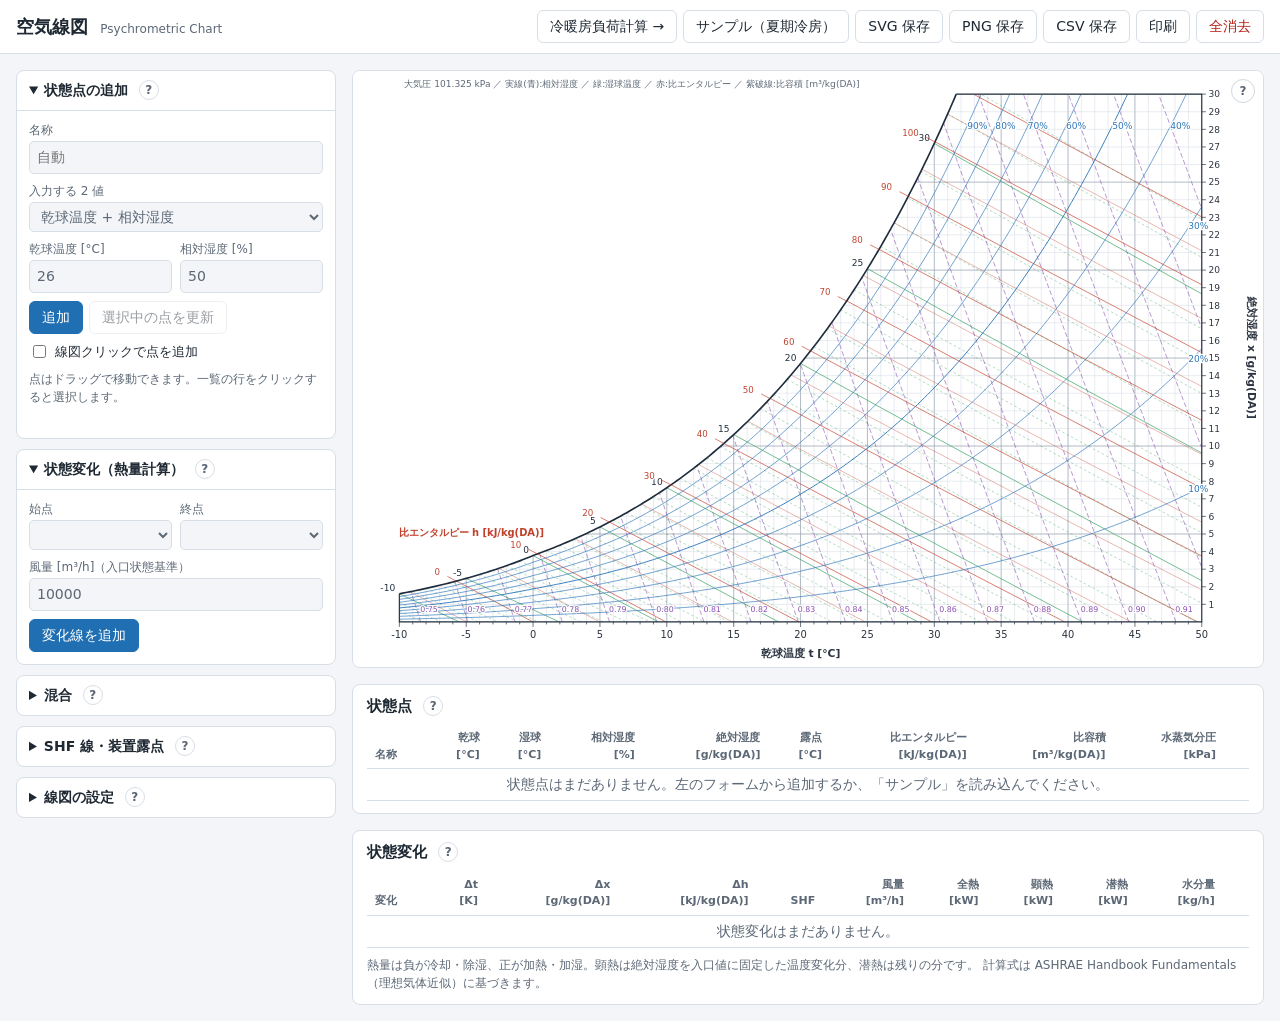
<file: index.html>
<!doctype html>
<html lang="ja">
<head>
  <meta charset="utf-8">
  <meta name="viewport" content="width=device-width, initial-scale=1">
  <title>空気線図</title>
  <link rel="stylesheet" href="css/style.css">
</head>
<body>
  <header class="app-header">
    <h1>空気線図 <span>Psychrometric Chart</span></h1>
    <div class="toolbar">
      <a class="app-link" href="load/">冷暖房負荷計算 →</a>
      <button type="button" id="btn-sample">サンプル（夏期冷房）</button>
      <button type="button" id="btn-svg">SVG 保存</button>
      <button type="button" id="btn-png">PNG 保存</button>
      <button type="button" id="btn-csv">CSV 保存</button>
      <button type="button" id="btn-print">印刷</button>
      <button type="button" id="btn-clear" class="danger">全消去</button>
    </div>
  </header>

  <div class="layout">
    <aside class="sidebar">
      <details open>
        <summary>状態点の追加 <button type="button" class="help-btn" data-help="point" aria-label="説明">?</button></summary>
        <form id="form-point" class="form">
          <label>名称 <input id="pt-name" type="text" maxlength="12" placeholder="自動"></label>
          <label>入力する 2 値
            <select id="pt-mode">
              <option value="db-rh">乾球温度 + 相対湿度</option>
              <option value="db-wb">乾球温度 + 湿球温度</option>
              <option value="db-x">乾球温度 + 絶対湿度</option>
              <option value="db-dp">乾球温度 + 露点温度</option>
              <option value="db-h">乾球温度 + 比エンタルピー</option>
              <option value="wb-rh">湿球温度 + 相対湿度</option>
              <option value="h-rh">比エンタルピー + 相対湿度</option>
              <option value="h-x">比エンタルピー + 絶対湿度</option>
            </select>
          </label>
          <div class="row2">
            <label><span id="pt-a-label">乾球温度 [°C]</span> <input id="pt-a" type="number" step="any" value="26" required></label>
            <label><span id="pt-b-label">相対湿度 [%]</span> <input id="pt-b" type="number" step="any" value="50" required></label>
          </div>
          <div class="btns">
            <button type="submit" class="primary">追加</button>
            <button type="button" id="pt-update" disabled>選択中の点を更新</button>
          </div>
          <label class="check"><input type="checkbox" id="click-add"> 線図クリックで点を追加</label>
          <p class="hint">点はドラッグで移動できます。一覧の行をクリックすると選択します。</p>
          <p id="pt-error" class="error" role="alert"></p>
        </form>
      </details>

      <details open>
        <summary>状態変化（熱量計算） <button type="button" class="help-btn" data-help="proc" aria-label="説明">?</button></summary>
        <form id="form-proc" class="form">
          <div class="row2">
            <label>始点 <select id="pr-from"></select></label>
            <label>終点 <select id="pr-to"></select></label>
          </div>
          <label>風量 [m³/h]（入口状態基準） <input id="pr-flow" type="number" min="0" step="any" value="10000"></label>
          <div class="btns"><button type="submit" class="primary">変化線を追加</button></div>
        </form>
      </details>

      <details>
        <summary>混合 <button type="button" class="help-btn" data-help="mix" aria-label="説明">?</button></summary>
        <form id="form-mix" class="form">
          <div class="row2">
            <label>空気 1 <select id="mx-a"></select></label>
            <label>風量 [m³/h] <input id="mx-qa" type="number" min="0" step="any" value="3000"></label>
          </div>
          <div class="row2">
            <label>空気 2 <select id="mx-b"></select></label>
            <label>風量 [m³/h] <input id="mx-qb" type="number" min="0" step="any" value="7000"></label>
          </div>
          <label>混合点の名称 <input id="mx-name" type="text" maxlength="12" placeholder="MA"></label>
          <div class="btns"><button type="submit" class="primary">混合点を追加</button></div>
        </form>
      </details>

      <details>
        <summary>SHF 線・装置露点 <button type="button" class="help-btn" data-help="shf" aria-label="説明">?</button></summary>
        <form id="form-shf" class="form">
          <div class="row2">
            <label>基準点 <select id="shf-pt"></select></label>
            <label>SHF <input id="shf-val" type="number" min="0.3" max="1" step="0.01" value="0.80"></label>
          </div>
          <div class="btns"><button type="submit" class="primary">SHF 線を追加</button></div>
          <ul id="shf-list" class="chips"></ul>
        </form>
      </details>

      <details>
        <summary>線図の設定 <button type="button" class="help-btn" data-help="settings" aria-label="説明">?</button></summary>
        <form id="form-settings" class="form" onsubmit="return false">
          <div class="row2">
            <label>標高 [m] <input id="set-alt" type="number" step="any" value="0"></label>
            <label>大気圧 [kPa] <input id="set-p" type="number" step="any" value="101.325"></label>
          </div>
          <div class="row3">
            <label>温度 下限 <input id="set-tmin" type="number" step="1" value="-10"></label>
            <label>温度 上限 <input id="set-tmax" type="number" step="1" value="50"></label>
            <label>x 上限 [g/kg] <input id="set-xmax" type="number" step="1" value="30"></label>
          </div>
          <fieldset class="layers">
            <legend>表示する線</legend>
            <label class="check"><input type="checkbox" data-layer="db" checked> <i class="sw" style="--c:#97a3b1"></i>乾球温度</label>
            <label class="check"><input type="checkbox" data-layer="x" checked> <i class="sw" style="--c:#97a3b1"></i>絶対湿度</label>
            <label class="check"><input type="checkbox" data-layer="rh" checked> <i class="sw" style="--c:#2b74b8"></i>相対湿度</label>
            <label class="check"><input type="checkbox" data-layer="wb" checked> <i class="sw" style="--c:#2e9e5b"></i>湿球温度</label>
            <label class="check"><input type="checkbox" data-layer="h" checked> <i class="sw" style="--c:#c2412d"></i>比エンタルピー</label>
            <label class="check"><input type="checkbox" data-layer="v" checked> <i class="sw" style="--c:#8a4fb0"></i>比容積</label>
          </fieldset>
          <div class="btns"><button type="button" id="set-reset">既定値に戻す</button></div>
        </form>
      </details>
    </aside>

    <main class="main">
      <div class="chart-wrap">
        <svg id="chart" role="img" aria-label="空気線図"></svg>
        <div id="readout" class="readout" hidden></div>
        <button type="button" class="help-btn help-btn-chart" data-help="chart" aria-label="説明">?</button>
      </div>

      <section class="panel">
        <h2>状態点 <button type="button" class="help-btn" data-help="points" aria-label="説明">?</button></h2>
        <div class="table-wrap">
          <table id="tbl-points">
            <thead>
              <tr>
                <th>名称</th><th>乾球<br>[°C]</th><th>湿球<br>[°C]</th><th>相対湿度<br>[%]</th>
                <th>絶対湿度<br>[g/kg(DA)]</th><th>露点<br>[°C]</th><th>比エンタルピー<br>[kJ/kg(DA)]</th>
                <th>比容積<br>[m³/kg(DA)]</th><th>水蒸気分圧<br>[kPa]</th><th></th>
              </tr>
            </thead>
            <tbody></tbody>
          </table>
        </div>
      </section>

      <section class="panel">
        <h2>状態変化 <button type="button" class="help-btn" data-help="procs" aria-label="説明">?</button></h2>
        <div class="table-wrap">
          <table id="tbl-procs">
            <thead>
              <tr>
                <th>変化</th><th>Δt<br>[K]</th><th>Δx<br>[g/kg(DA)]</th><th>Δh<br>[kJ/kg(DA)]</th><th>SHF</th>
                <th>風量<br>[m³/h]</th><th>全熱<br>[kW]</th><th>顕熱<br>[kW]</th><th>潜熱<br>[kW]</th><th>水分量<br>[kg/h]</th><th></th>
              </tr>
            </thead>
            <tbody></tbody>
          </table>
        </div>
        <p class="note">熱量は負が冷却・除湿、正が加熱・加湿。顕熱は絶対湿度を入口値に固定した温度変化分、潜熱は残りの分です。
          計算式は ASHRAE Handbook Fundamentals（理想気体近似）に基づきます。</p>
      </section>
    </main>
  </div>

  <script src="js/psychro.js"></script>
  <script src="js/chart.js"></script>
  <script src="js/app.js"></script>
  <script src="js/help.js"></script>
</body>
</html>
</file>
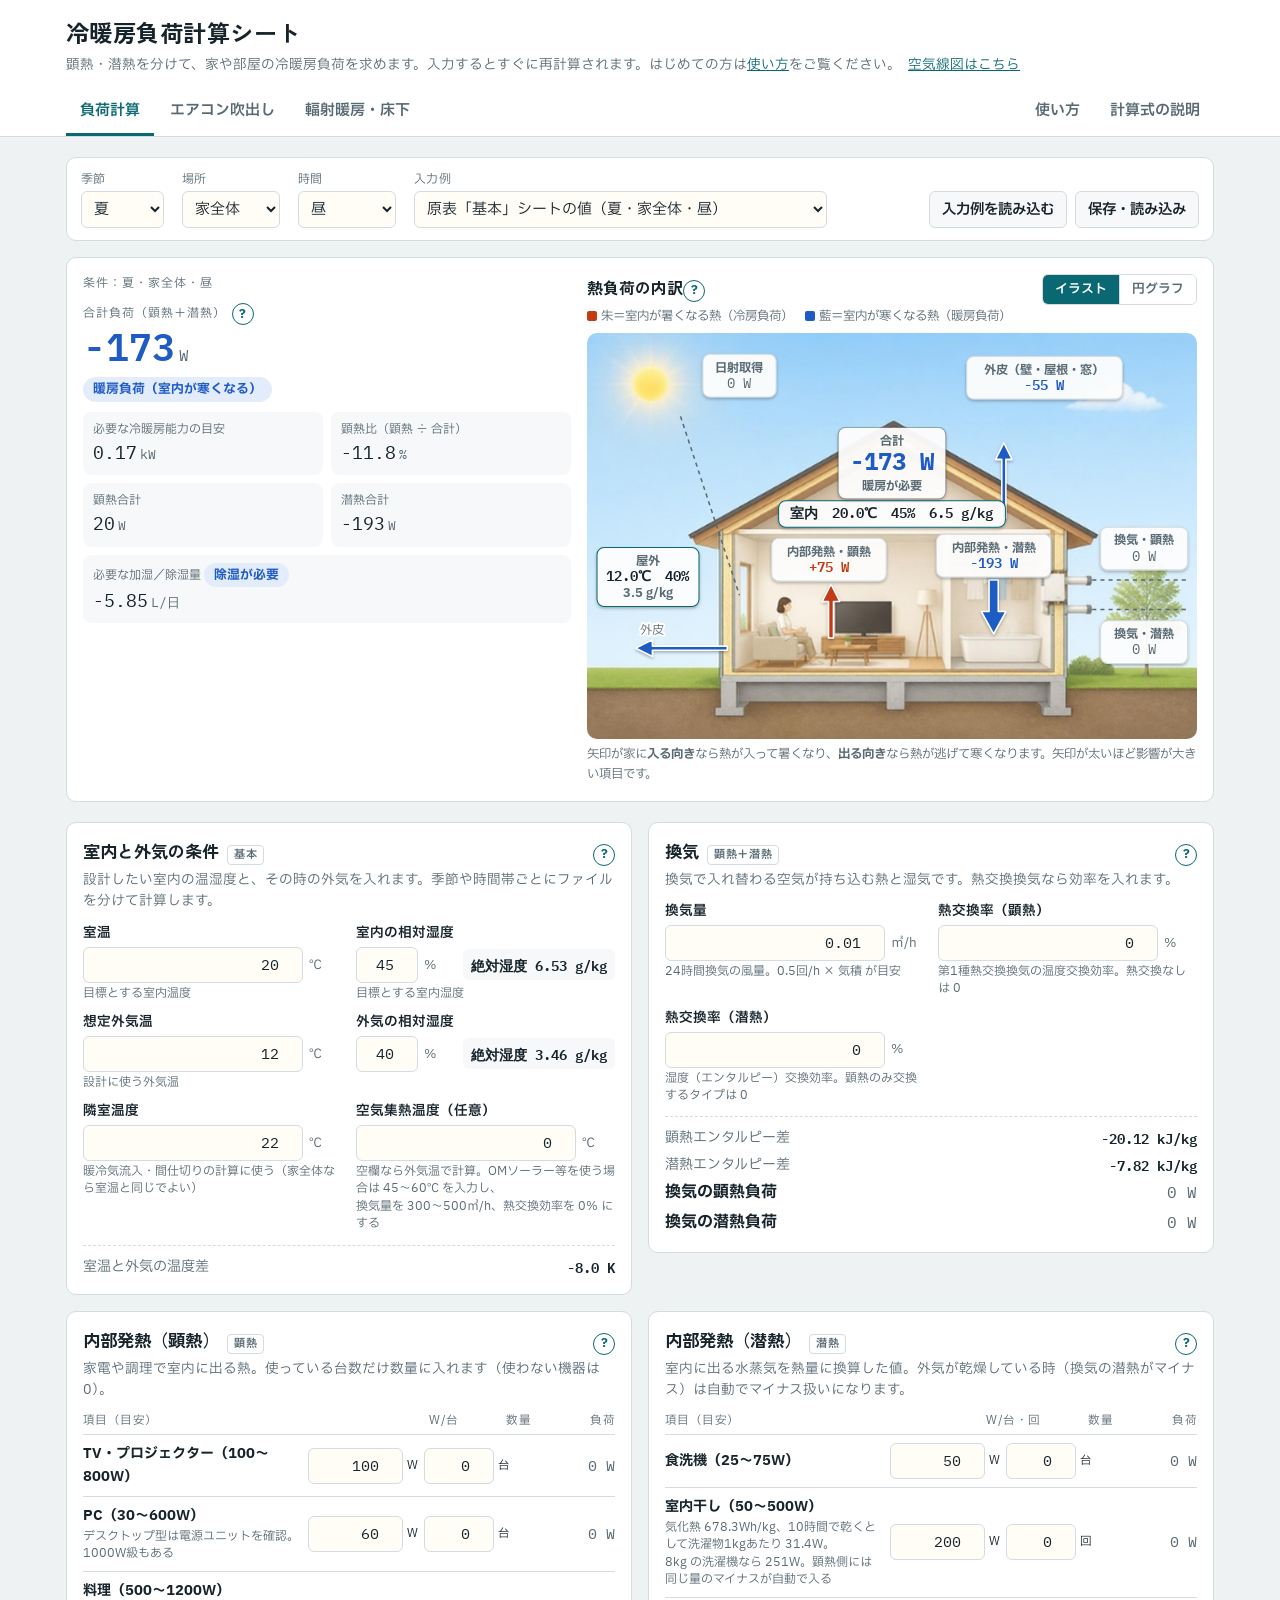
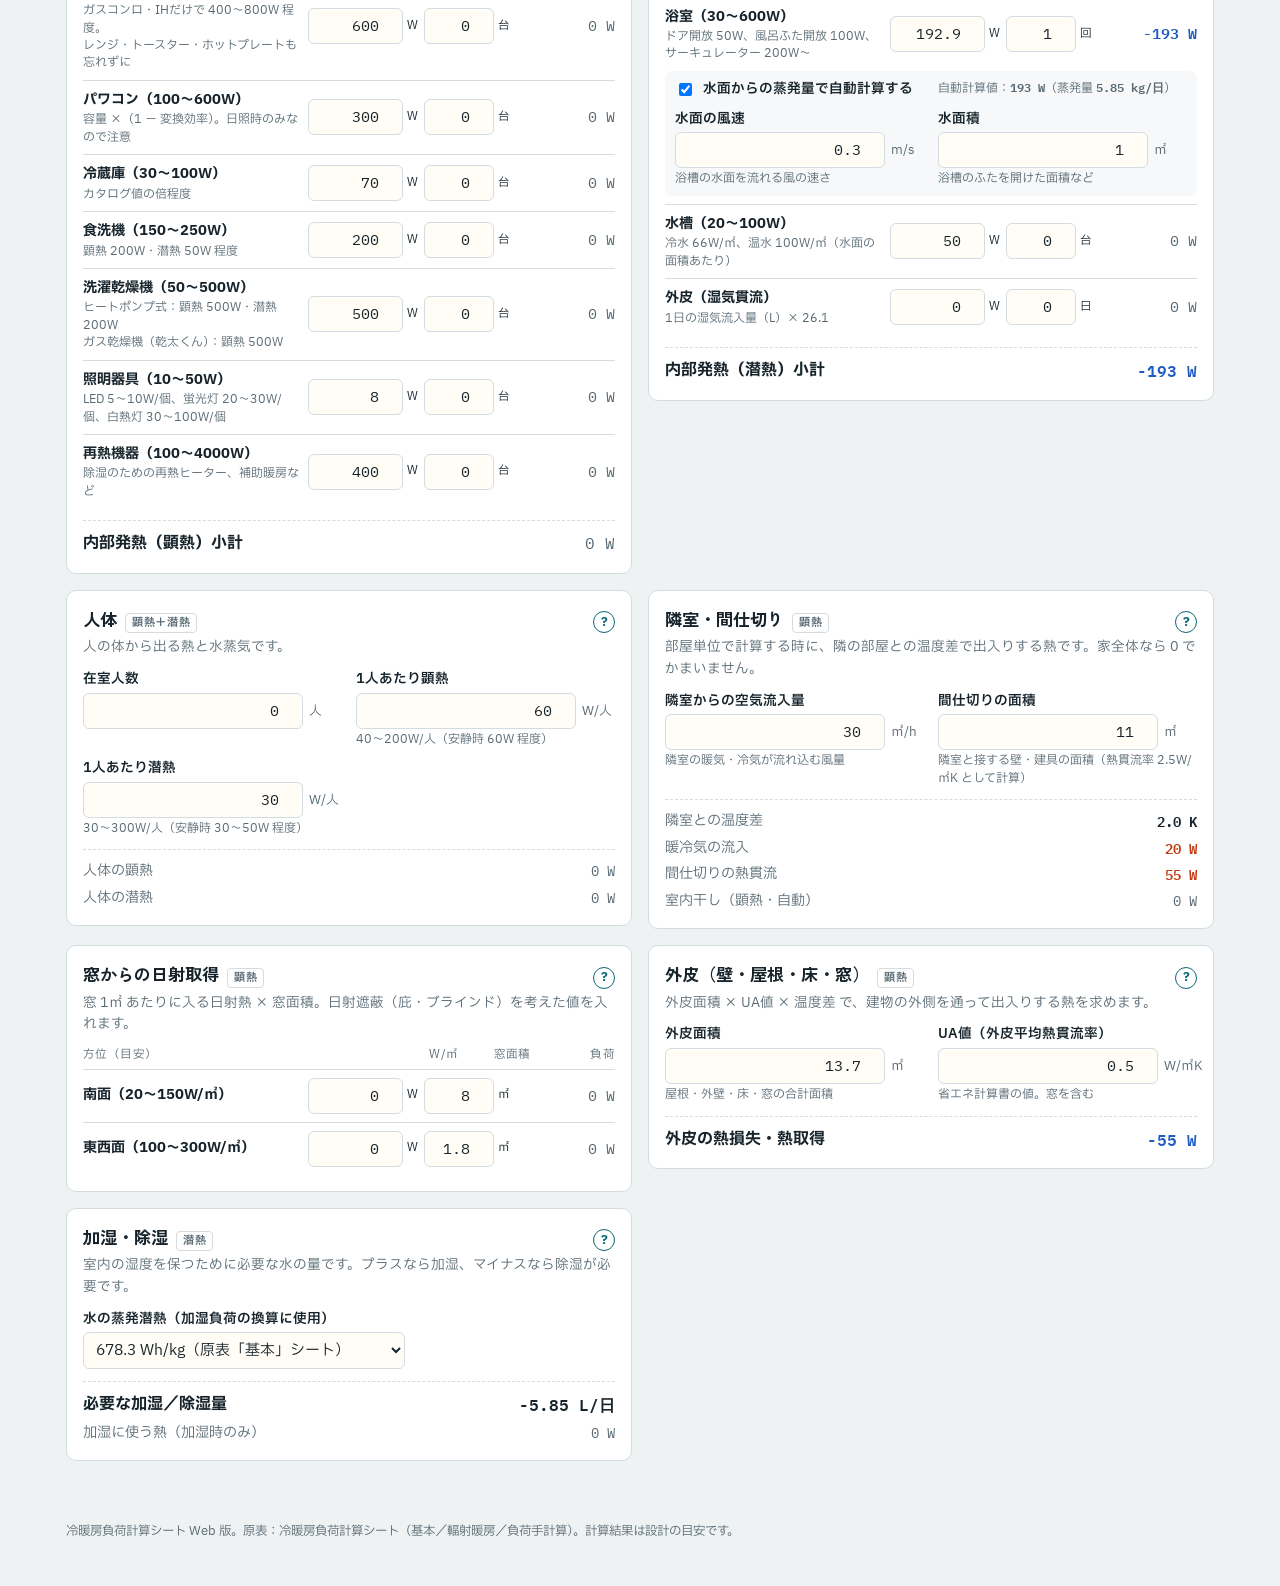
<file: load/index.html>
<!doctype html>
<html lang="ja">
<head>
<meta charset="utf-8">
<meta name="viewport" content="width=device-width, initial-scale=1, viewport-fit=cover">
<title>冷暖房負荷計算シート</title>
<meta name="description" content="住宅の冷暖房負荷（顕熱・潜熱）、エアコンの吹出し、床下暖房をブラウザで計算するツール">
<link rel="preconnect" href="https://fonts.googleapis.com">
<link rel="preconnect" href="https://fonts.gstatic.com" crossorigin>
<link rel="stylesheet" href="https://fonts.googleapis.com/css2?family=IBM+Plex+Mono:wght@400;600&family=IBM+Plex+Sans+JP:wght@400;600;700&family=Zen+Kaku+Gothic+New:wght@700&display=swap">
<link rel="stylesheet" href="style.css">
</head>
<body>
<header class="site-head">
  <div class="wrap">
    <h1>冷暖房負荷計算シート</h1>
    <p class="sub">顕熱・潜熱を分けて、家や部屋の冷暖房負荷を求めます。入力するとすぐに再計算されます。はじめての方は<a href="#guide" data-goto="guide">使い方</a>をご覧ください。　<a href="../">空気線図はこちら</a></p>
    <nav class="tabs" role="tablist" aria-label="画面の切り替え">
      <button role="tab" id="tab-load" aria-controls="load" aria-selected="true">負荷計算</button>
      <button role="tab" id="tab-aircon" aria-controls="aircon" aria-selected="false">エアコン吹出し</button>
      <button role="tab" id="tab-radiant" aria-controls="radiant" aria-selected="false">輻射暖房・床下</button>
      <button role="tab" id="tab-guide" aria-controls="guide" aria-selected="false" class="tab-help">使い方</button>
      <button role="tab" id="tab-formula" aria-controls="formula" aria-selected="false">計算式の説明</button>
    </nav>
  </div>
</header>

<main class="wrap">
  <!-- 共通ツールバー -->
  <div class="toolbar" id="toolbar">
    <div class="grp">
      <label for="in-season">季節</label>
      <select id="in-season" data-key="season">
        <option value="">—</option><option>夏</option><option>梅雨</option><option>冬</option><option>中間期</option>
      </select>
    </div>
    <div class="grp">
      <label for="in-place">場所</label>
      <select id="in-place" data-key="place">
        <option value="">—</option><option>家全体</option><option>LDK</option><option>玄関</option><option>寝室</option>
        <option>洗面脱衣</option><option>トイレ</option><option>子供室</option><option>その他</option>
      </select>
    </div>
    <div class="grp">
      <label for="in-time">時間</label>
      <select id="in-time" data-key="time">
        <option value="">—</option><option>明け方</option><option>昼</option><option>季節平均</option>
      </select>
    </div>
    <div class="grp">
      <label for="preset">入力例</label>
      <select id="preset"></select>
    </div>
    <div class="actions">
      <button class="btn" id="btn-preset" type="button">入力例を読み込む</button>
      <button class="btn" id="btn-io" type="button">保存・読み込み</button>
    </div>
    <div class="io" id="preset-confirm" hidden style="width:100%">
      <span class="msg">いまの入力内容が入力例で置き換わります。よろしいですか？</span>
      <div style="display:flex;gap:8px">
        <button class="btn primary" id="btn-preset-yes" type="button">置き換える</button>
        <button class="btn" id="btn-preset-no" type="button">やめる</button>
      </div>
    </div>
    <div class="io" id="io" hidden style="width:100%">
      <span class="msg" id="io-msg"></span>
      <textarea id="io-text" spellcheck="false" aria-label="入力内容のテキスト"></textarea>
      <div style="display:flex;gap:8px;flex-wrap:wrap">
        <button class="btn primary" id="btn-copy" type="button">コピー</button>
        <button class="btn" id="btn-load" type="button">貼り付けた内容を読み込む</button>
      </div>
    </div>
  </div>

  <!-- 結果サマリー（負荷計算・エアコン・輻射のタブで共通表示） -->
  <section class="summary" id="summary" aria-label="計算結果">
    <div class="total-block">
      <p class="eyebrow" id="sum-meta">条件：</p>
      <div>
        <p class="eyebrow" id="sum-help">合計負荷（顕熱＋潜熱）</p>
        <div class="total-num" id="sum-total">—</div>
      </div>
      <div><span class="pill neutral" id="sum-pill">—</span></div>
      <dl class="kv">
        <div><dt>必要な冷暖房能力の目安</dt><dd><span id="sum-kw">—</span><span class="u">kW</span></dd></div>
        <div><dt>顕熱比（顕熱 ÷ 合計）</dt><dd><span id="sum-shf">—</span><span class="u">%</span></dd></div>
        <div><dt>顕熱合計</dt><dd><span id="sum-sens">—</span><span class="u">W</span></dd></div>
        <div><dt>潜熱合計</dt><dd><span id="sum-lat">—</span><span class="u">W</span></dd></div>
        <div style="grid-column:1/-1"><dt>必要な加湿／除湿量 <span class="pill neutral" id="sum-humid-pill">—</span></dt><dd><span id="sum-humid">—</span><span class="u">L/日</span></dd></div>
      </dl>
    </div>
    <div class="chart-block">
      <div class="chart-head">
        <h2>熱負荷の内訳</h2>
        <div class="seg" role="group" aria-label="内訳の表示方法">
          <button type="button" id="view-house" aria-pressed="true">イラスト</button>
          <button type="button" id="view-pie" aria-pressed="false">円グラフ</button>
        </div>
      </div>
      <p class="chart-legend"><span class="lh">朱＝室内が暑くなる熱（冷房負荷）</span><span class="lc">藍＝室内が寒くなる熱（暖房負荷）</span></p>
      <figure class="house" id="house-fig">
        <div id="house"></div>
        <figcaption>矢印が家に<b>入る向き</b>なら熱が入って暑くなり、<b>出る向き</b>なら熱が逃げて寒くなります。矢印が太いほど影響が大きい項目です。</figcaption>
      </figure>
      <div class="chart" id="chart" hidden></div>
    </div>
  </section>

  <div class="panel" id="load" role="tabpanel" aria-labelledby="tab-load">
    <div id="load-cards"></div>
  </div>

  <div class="panel" id="aircon" role="tabpanel" aria-labelledby="tab-aircon" hidden>
    <div id="aircon-cards"></div>
  </div>

  <div class="panel" id="radiant" role="tabpanel" aria-labelledby="tab-radiant" hidden>
    <div id="radiant-cards"></div>
  </div>

  <!-- ================= 使い方 ================= -->
  <div class="panel doc" id="guide" role="tabpanel" aria-labelledby="tab-guide" hidden>
    <h2>このツールでわかること</h2>
    <p>家全体や部屋ごとに、<b>冷房・暖房でどれだけの熱を取り除く（加える）必要があるか</b>を、温度に関わる「顕熱」と湿気に関わる「潜熱」に分けて計算します。あわせて、エアコンの吹出し風量や能力、床下の温水配管の放熱量なども確かめられます。</p>
    <p>入力はすべてこのブラウザの中だけで計算されます。入力内容はこの端末のブラウザに自動で保存され、次に開いたときも残ります。</p>

    <h2>計算の手順</h2>
    <ol class="steps">
      <li><b>条件を決める。</b>画面上部で「季節」「場所」「時間」を選びます（メモ用です。計算には影響しません）。初めての方は「入力例を読み込む」で原表の数値を読み込み、動きを確かめてください。</li>
      <li><b>室内と外気の条件を入れる。</b>目標とする室温・湿度と、設計に使う外気温・湿度を入れます。外気温は地域の設計用外気温（夏の昼、冬の明け方など）を使います。</li>
      <li><b>換気を入れる。</b>換気量（㎥/h）と、熱交換換気の場合は顕熱・潜熱の交換効率（%）を入れます。熱交換なしなら 0 です。</li>
      <li><b>人と家電を入れる。</b>在室人数と、使っている家電の台数を入れます。各項目の括弧内に目安のワット数が書いてあります。使わない機器は数量を 0 にします。</li>
      <li><b>日射と外皮を入れる。</b>南面・東西面の窓面積と 1㎡ あたりの日射熱、外皮面積と UA値を入れます。UA値は省エネ計算書の値をそのまま使えます。</li>
      <li><b>結果を見る。</b>上部の「合計負荷」がプラスなら冷房、マイナスなら暖房が必要です。数値の絶対値 ÷ 1000 が必要な能力（kW）の目安です。「熱負荷の内訳」の家のイラストでは、熱が入ってくる所（朱の矢印）と逃げていく所（藍の矢印）が、矢印の太さで大きさとともにわかります。「円グラフ」に切り替えると、各項目が全体のどれくらいを占めるかがわかります。</li>
      <li><b>エアコンを確かめる（任意）。</b>「エアコン吹出し」タブで吹出口の大きさと風速・吹出し温度を入れると、エアコンが出せる能力と顕熱比がわかります。夏はエアコンの顕熱比を建物の顕熱比に近づけるのが目安です。</li>
      <li><b>床下暖房を確かめる（任意）。</b>「輻射暖房・床下」タブで、温水パイプの放熱量や床ガラリから出る空気の熱量を確かめられます。</li>
    </ol>

    <h2>数値の符号（プラス・マイナス）の意味</h2>
    <div class="callout">
      <p>このツールでは、<b>室内に熱が入ってくる（室内が暑くなる）方向をプラス</b>、<b>室内から熱が出ていく（室内が寒くなる）方向をマイナス</b>として表します。プラスの値は朱色、マイナスの値は藍色で表示します。</p>
      <p>例：冬に外気温 8℃・室温 22℃ なら、外皮の負荷はマイナス（熱が逃げる）。家電や人の発熱はプラスで、暖房負荷を減らしてくれます。</p>
    </div>

    <h2>入力のコツ</h2>
    <ul>
      <li>各枠の右上の <b>？</b> ボタンを押すと、その枠で何を入力し、どう計算するかの説明が表示されます。</li>
      <li>各入力欄の下の小さな文字に、目安の数値や注意点を書いています（原表のセルコメントの内容です）。</li>
      <li>夏の負荷は「昼」、冬の負荷は「明け方」で計算すると最大値（機器選定用）、「季節平均」で計算すると平均的な運転状態を確認できます。</li>
      <li>部屋ごとに計算する場合は「隣室温度」と「隣室からの空気流入量」「間仕切りの面積」を入れます。家全体なら隣室温度を室温と同じにすれば影響はゼロになります。</li>
      <li>浴室の潜熱は、「水面からの蒸発量で自動計算する」にチェックを入れると、室温・湿度・水面の風速・水面積から自動で求めます。</li>
      <li>空気集熱（OMソーラーなど）を使う場合だけ「空気集熱温度」を入れます。空欄なら外気温で計算します。</li>
    </ul>

    <h2>保存と読み込み</h2>
    <ul>
      <li>入力内容はこの端末のブラウザに自動で保存されます。別の端末やブラウザでは引き継がれません。</li>
      <li>複数の案を残したい場合や人に渡したい場合は「保存・読み込み」→「コピー」で入力内容をテキストにして、メモ帳などに貼り付けて保存してください。読み込むときは、そのテキストを貼り付けて「貼り付けた内容を読み込む」を押します。</li>
      <li>「入力例を読み込む」で「空欄（手計算用）」を選ぶと、すべての値が 0 になります（原表の「負荷手計算」シートに相当）。</li>
    </ul>

    <h2>用語</h2>
    <dl class="terms">
      <dt>顕熱</dt><dd>温度を上げ下げする熱。温度計で測れる熱です。</dd>
      <dt>潜熱</dt><dd>水蒸気の量（湿気）の変化にともなう熱。湿度を上げ下げするための熱です。</dd>
      <dt>顕熱比（SHF）</dt><dd>顕熱 ÷（顕熱＋潜熱）。夏は除湿の割合が大きいほど小さくなります。</dd>
      <dt>絶対湿度</dt><dd>乾いた空気 1kg に含まれる水蒸気の量（g/kg）。温度が変わっても変わりません。</dd>
      <dt>相対湿度</dt><dd>その温度で含むことができる最大の水蒸気量に対する割合（%）。</dd>
      <dt>エンタルピー</dt><dd>空気 1kg が持つ熱の量（kJ/kg）。顕熱分と潜熱分の合計です。</dd>
      <dt>UA値</dt><dd>外皮平均熱貫流率（W/㎡K）。外皮 1㎡、内外温度差 1℃ あたりに逃げる熱。小さいほど断熱性が高い。</dd>
      <dt>熱交換率</dt><dd>熱交換換気で、排気の熱（湿気）を給気に戻す割合。</dd>
      <dt>W と kW</dt><dd>1kW ＝ 1000W。エアコンのカタログの「冷房能力 2.8kW」は 2800W のことです。</dd>
    </dl>

    <h2>ご注意</h2>
    <div class="callout warn">
      <p>計算は簡易的なモデルによるもので、結果は設計の目安です。機器選定にあたっては、メーカーの資料や詳細な計算とあわせて判断してください。計算式の内容は「<a href="#formula" data-goto="formula">計算式の説明</a>」に、原表どおりに再現した点の注記とあわせてまとめています。</p>
    </div>
  </div>

  <!-- ================= 計算式 ================= -->
  <div class="panel doc" id="formula" role="tabpanel" aria-labelledby="tab-formula" hidden>
    <h2>計算式の説明</h2>
    <p>このツールは、原表（Excel「冷暖房負荷計算シート」）の数式をそのまま移植しています。各式の右に、原表のセル番地を記しています。</p>
    <nav class="toc" aria-label="目次">
      <a href="#f-air">空気の性質</a><a href="#f-vent">換気</a><a href="#f-internal">内部発熱</a><a href="#f-room">隣室・日射・外皮</a>
      <a href="#f-humid">加湿・除湿</a><a href="#f-total">合計</a><a href="#f-ac">エアコン吹出し</a><a href="#f-radiant">輻射暖房・床下</a><a href="#f-consts">定数一覧</a><a href="#f-notes">原表についての注記</a>
    </nav>

    <h3 id="f-air">1. 空気の性質（湿り空気）</h3>
    <div class="formula">
      <h4>飽和水蒸気圧 ps <span class="cell">各湿度計算の内部</span></h4>
      <pre>ps(t) = 6.116441 × 10^( 7.591386 × t ÷ (t + 240.7263) )   [hPa]
（t ≧ 50℃ のときは 6.004918 × 10^( 7.337936 × t ÷ (t + 229.3975) )）</pre>
      <p>温度 t（℃）の空気が含むことのできる水蒸気の圧力です。Tetens 型の近似式です。</p>
    </div>
    <div class="formula">
      <h4>絶対湿度 x <span class="cell">H30, H31</span></h4>
      <pre>x = 0.622 × ps × φ ÷ (1013.25 − ps × φ) × 1000   [g/kg]</pre>
      <p>φ は相対湿度（% ÷ 100）、1013.25 は大気圧（hPa）。0.622 は水蒸気と乾き空気の分子量の比です。</p>
    </div>
    <div class="formula">
      <h4>絶対湿度から相対湿度を求める <span class="cell">P3, P4, P8</span></h4>
      <pre>φ = 1013.25 × x ÷ ( ps × (622 + x) )</pre>
    </div>

    <h3 id="f-vent">2. 換気の負荷</h3>
    <div class="formula">
      <h4>顕熱エンタルピー差 <span class="cell">B6, D6</span></h4>
      <pre>Δh顕 = 1.006 × (外気温 − 室温)            [kJ/kg]
1㎥/h あたり = Δh顕 ÷ 0.83 ÷ 3.6           [W/(㎥/h)]</pre>
      <p>1.006 は乾き空気の比熱（kJ/kg・K）、0.83 は空気の比容積（㎥/kg）、3.6 は kJ/h を W に直す係数です。空気集熱温度を入れた場合は、外気温の代わりにその温度を使います。</p>
    </div>
    <div class="formula">
      <h4>潜熱エンタルピー差 <span class="cell">H6, J6</span></h4>
      <pre>Δh潜 = x外 × (2501 + 1.805 × 外気温) − x内 × (2501 + 1.805 × 室温)   [kJ/kg]
（x は kg/kg、大気圧は 1013 hPa で計算）
1㎥/h あたり = Δh潜 ÷ 0.83 ÷ 3.6</pre>
      <p>2501 は 0℃ の水の蒸発潜熱（kJ/kg）、1.805 は水蒸気の比熱（kJ/kg・K）です。</p>
    </div>
    <div class="formula">
      <h4>換気の顕熱負荷・潜熱負荷 <span class="cell">E7, K7</span></h4>
      <pre>換気顕熱 = 1㎥/h あたりの顕熱 × 換気量 × (1 − 顕熱交換率 ÷ 100)   [W]
換気潜熱 = 1㎥/h あたりの潜熱 × 換気量 × (1 − 潜熱交換率 ÷ 100)   [W]</pre>
    </div>

    <h3 id="f-internal">3. 人体・内部発熱</h3>
    <div class="formula">
      <h4>人体 <span class="cell">E9, K9</span></h4>
      <pre>人体顕熱 = 1人あたり顕熱 × 人数
人体潜熱 = 1人あたり潜熱 × 人数</pre>
    </div>
    <div class="formula">
      <h4>内部発熱（顕熱） <span class="cell">E11～E19</span></h4>
      <pre>各機器の負荷 = 1台あたりのワット数 × 台数</pre>
    </div>
    <div class="formula">
      <h4>内部発熱（潜熱） <span class="cell">K11～K15</span></h4>
      <pre>食洗機   = W × 台数（常にプラス）
室内干し・浴室・水槽・外皮の湿気貫流 = W × 数量 × 符号
  符号：換気の潜熱負荷がマイナス（外気が乾燥）なら −1、それ以外は +1</pre>
      <p>外気が乾燥している季節は、室内に出る水蒸気が加湿として役立つ（潜熱負荷を打ち消す）ためマイナスで扱います。</p>
    </div>
    <div class="formula">
      <h4>室内干し（顕熱） <span class="cell">E22</span></h4>
      <pre>室内干しの潜熱がプラスのとき：  −(室内干しの W) × 回数
それ以外：                      0</pre>
      <p>洗濯物から水が蒸発するとき、気化熱で室内の空気が冷やされる分です。</p>
    </div>
    <div class="formula">
      <h4>浴室の自動計算（水面からの蒸発） <span class="cell">O19～Q20</span></h4>
      <pre>Re  = 1.2 × 水面の風速 × 0.1 ÷ 1.83×10⁻⁵         （代表長さ 0.1m）
α   = 0.664 × √Re × 0.72^(1/3) × 0.0263 ÷ 0.1      （平板の熱伝達率）
β   = 0.001 × α ÷ 1.04                              （ルイスの関係による物質伝達率）
x水 = 室温 + 2℃ の飽和絶対湿度                       [g/kg]
蒸発量 = β × (x水 − x内) × 水面積 × 3.6 × 24         [kg/日]
浴室の潜熱 = 蒸発量 × 33                             [W]</pre>
      <p>水面の温度を室温 + 2℃ と仮定しています。1.2 は空気の密度、1.83×10⁻⁵ は空気の粘性係数、0.72 はプラントル数、0.0263 は空気の熱伝導率です。</p>
    </div>

    <h3 id="f-room">4. 隣室・日射・外皮</h3>
    <div class="formula">
      <h4>暖冷気の流入 <span class="cell">E20</span></h4>
      <pre>流入 = 流入風量 × (隣室温度 − 室温) × 0.34   [W]</pre>
      <p>0.34 は空気の容積比熱（≒ 1.2kg/㎥ × 1.006kJ/kg・K ÷ 3.6）です。</p>
    </div>
    <div class="formula">
      <h4>間仕切りの熱貫流 <span class="cell">E21</span></h4>
      <pre>間仕切り = 2.5 × 面積 × (隣室温度 − 室温)   [W]</pre>
      <p>2.5 は断熱していない間仕切りの熱貫流率（W/㎡K）として固定値にしています。</p>
    </div>
    <div class="formula">
      <h4>日射取得 <span class="cell">E25, E26</span></h4>
      <pre>日射取得 = 窓面積 × 1㎡ あたりの日射熱   （南面・東西面それぞれ）</pre>
    </div>
    <div class="formula">
      <h4>外皮 <span class="cell">C28, E31</span></h4>
      <pre>外皮 = 四捨五入( (外気温 − 室温) × 外皮面積 × UA値 )   [W]</pre>
    </div>

    <h3 id="f-humid">5. 加湿・除湿</h3>
    <div class="formula">
      <h4>必要な加湿／除湿量 <span class="cell">H8</span></h4>
      <pre>乾き空気の流量 m = 換気量 ÷ ( 0.00455 × (0.622 + x平均 ÷ 1000) × (室温 + 外気温 + 273.15) )   [kg/h]
換気による水分 W換 = m × |x内 − x外| × 24 ÷ 1000 × (1 − 潜熱交換率 ÷ 100)              [kg/日]

外気の方が湿っているとき（x外 > x内）：
  量 = −W換 − 人数×1.1 − 食洗機潜熱÷200 − 室内干し潜熱÷62.5 − 浴室潜熱÷33 − 水槽潜熱÷33 − 湿気貫流÷26.1
それ以外のとき：
  量 =  W換 − 人数×0.65 − 食洗機潜熱÷200 + 室内干し潜熱÷62.5 + 浴室潜熱÷33 + 水槽潜熱÷33</pre>
      <p>プラスなら加湿、マイナスなら除湿が必要です。x平均は室内と外気の絶対湿度の平均です。各潜熱の W を割っている数（200, 62.5, 33, 26.1）は、W を 1日の水の量（L）に換算する係数です。</p>
    </div>
    <div class="formula">
      <h4>加湿に使う熱 <span class="cell">K8</span></h4>
      <pre>加湿が必要なとき：  −加湿量 × 蒸発潜熱 ÷ 24   [W]
それ以外：          0</pre>
      <p>蒸発潜熱は原表「基本」が 678.3Wh/kg、「輻射暖房」が 627.6Wh/kg です。画面で選べます。</p>
    </div>

    <h3 id="f-total">6. 合計</h3>
    <div class="formula">
      <h4>顕熱合計・潜熱合計・合計負荷・顕熱比 <span class="cell">B32, H32, D33, K33</span></h4>
      <pre>顕熱合計 = 換気顕熱 + 人体顕熱 + 内部発熱（顕熱）+ 暖冷気流入 + 間仕切り + 室内干し顕熱 + 日射取得 + 外皮
潜熱合計 = 換気潜熱 + 加湿に使う熱 + 人体潜熱 + 内部発熱（潜熱）
合計負荷 = 顕熱合計 + 潜熱合計
顕熱比   = 顕熱合計 ÷ 合計負荷
必要な能力の目安 = |合計負荷| ÷ 1000   [kW]</pre>
    </div>
    <div class="formula">
      <h4>グラフの内訳 <span class="cell">G19～H24</span></h4>
      <pre>内部発熱（潜熱） = 内部発熱（潜熱）の合計 + 人体潜熱
換気（潜熱）     = 換気潜熱
内部発熱（顕熱） = 家電の合計 + 暖冷気流入 + 間仕切り + 人体顕熱
換気（顕熱）     = 換気顕熱
日射取得         = 南面 + 東西面
外皮             = 外皮</pre>
      <p>原表のグラフはこの 6 項目です。このツールでは、0 でないときに限り「加湿に使う熱」「室内干し（顕熱）」も表示するので、全項目の合計が合計負荷と一致します。円グラフの割合は、各項目の絶対値 ÷ 全項目の絶対値の合計 です（プラスとマイナスが打ち消し合わない「影響の大きさ」の割合）。</p>
    </div>

    <h3 id="f-ac">7. エアコン吹出し</h3>
    <div class="formula">
      <h4>風量 <span class="cell">O12</span></h4>
      <pre>角形： 風量 = 長辺 × 短辺 × 風速 × 3600              [㎥/h]
円形： 風量 = 風速 × 3600 × (直径 ÷ 1000)² × π ÷ 4   （長辺 = 0 のとき）</pre>
    </div>
    <div class="formula">
      <h4>換気（熱交換後の外気）の状態 <span class="cell">O3, P3</span></h4>
      <pre>温度   = 外気温 − (外気温 − 室温) × (1 − 顕熱交換率 ÷ 100)    （交換率 0 なら外気温）
絶対湿度 = x外 − (x外 − x内) × (1 − 潜熱交換率 ÷ 100)          （交換率 0 なら外気の湿度）</pre>
    </div>
    <div class="formula">
      <h4>混合気 <span class="cell">N2～Q4</span></h4>
      <pre>室内空気の風量 = エアコン風量 − 換気量
混合気の温度   = (室内風量 × 室温 + 換気量 × 換気温度) ÷ エアコン風量
混合気の絶対湿度 = 同じく風量の比で平均</pre>
    </div>
    <div class="formula">
      <h4>吸込み・吹出し空気 <span class="cell">O7～Q8</span></h4>
      <pre>吸込み空気 = 混合気 または 内気（室内空気）
吹出し空気：暖房（吸込み温度 &lt; 吹出し温度）なら絶対湿度は吸込みと同じ
            冷房なら相対湿度 100%（コイルで結露するまで冷やす）</pre>
    </div>
    <div class="formula">
      <h4>エアコンの能力 <span class="cell">O15～Q18</span></h4>
      <pre>顕熱能力 = 1.006 × |吸込み温度 − 吹出し温度| ÷ 3.6 × 風量 ÷ 0.83                  [W]
潜熱能力 = |x吸 × (2501 + 1.805 × t吸) − x吹 × (2501 + 1.805 × t吹)| ÷ 3600 × 風量 ÷ 0.83   [W]
全熱能力 = 顕熱能力 + 潜熱能力
顕熱比   = 顕熱能力 ÷ 全熱能力
総熱量   = 全熱能力 × 運転時間 ÷ 1000                                          [kWh]
総水量   = |x吸 − x吹| ÷ 0.86 × 風量 × 運転時間 ÷ 1000                           [L]</pre>
      <p>ここでの x は g/kg です。「負荷に対する能力の比」は 全熱能力 ÷ |合計負荷| で、このツールで追加した参考値です。</p>
    </div>
    <div class="formula">
      <h4>到達距離と気流の降下量 <span class="cell">N13～Q13</span></h4>
      <pre>到達距離 = 吹出し風速 × K × 短辺 ÷ 到達とみなす風速         （角形 K = 4.3）
         = 吹出し風速 × 5 × 直径 ÷ 到達とみなす風速         （円形）
Ar       = 9.8 ÷ 300 × (室温 − 吹出し温度) × 短辺 ÷ 吹出し風速²   （アルキメデス数）
降下量   = 0.42 × Ar ÷ K × (到達距離 ÷ 短辺)³ × 短辺</pre>
      <p>プラスは冷気が下がる量、マイナスは暖気が上がる量の目安です。</p>
    </div>

    <h3 id="f-radiant">8. 輻射暖房・床下</h3>
    <div class="formula">
      <h4>温水パイプ 1m あたりの熱通過率 <span class="cell">P6</span></h4>
      <pre>K = 2π ÷ ( 1 ÷ (α内 × 内径) + ln(外径 ÷ 内径) ÷ λ + 1 ÷ (α外 × 外径) )   [W/mK]
（内径・外径は m）</pre>
      <p>円管の内側の熱伝達、管壁の熱伝導、外側の熱伝達を直列につないだ熱抵抗の逆数です。</p>
    </div>
    <div class="formula">
      <h4>パイプからの放熱量 <span class="cell">P10</span></h4>
      <pre>放熱量 = K × パイプの長さ × (水温 − 気温)   [W]</pre>
    </div>
    <div class="formula">
      <h4>床から室内へ移る熱・基礎から逃げる熱 <span class="cell">O28, Q28</span></h4>
      <pre>床から室内へ = 床面積 × 床のU値 × (床下温度 − 室温)       [W]
基礎から外へ = (外気温 − 床下温度) × ψ × 基礎の外周長さ      [W]</pre>
    </div>
    <div class="formula">
      <h4>2つの空気の比較 <span class="cell">N13～Q23（輻射暖房）</span></h4>
      <pre>顕熱差 = 1.006 × |t① − t②| ÷ 3.6 × 風量
潜熱差 = |x① × (2501 + 1.805 × t①) − x② × (2501 + 1.805 × t②)| ÷ 3600 × 風量
全熱差 = 顕熱差 + 潜熱差，  総熱量 = 全熱差 × 時間 ÷ 1000，  総水量 = |x① − x②| ÷ 0.86 × 風量 × 時間 ÷ 1000</pre>
      <p>エアコン能力の式と違い、こちらは原表どおり比容積 0.83 で割っていません。</p>
    </div>

    <h3 id="f-consts">定数一覧</h3>
    <div class="table-scroll">
      <table class="consts">
        <thead><tr><th>値</th><th>意味</th></tr></thead>
        <tbody>
          <tr><td>1.006</td><td>乾き空気の定圧比熱 [kJ/kg・K]</td></tr>
          <tr><td>1.805</td><td>水蒸気の定圧比熱 [kJ/kg・K]</td></tr>
          <tr><td>2501</td><td>0℃ における水の蒸発潜熱 [kJ/kg]</td></tr>
          <tr><td>0.83</td><td>空気の比容積 [㎥/kg]</td></tr>
          <tr><td>3.6</td><td>kJ/h → W の換算（1W = 3.6kJ/h）</td></tr>
          <tr><td>0.34</td><td>空気の容積比熱 [Wh/㎥・K]</td></tr>
          <tr><td>0.622</td><td>水蒸気と乾き空気の分子量比</td></tr>
          <tr><td>1013.25</td><td>標準大気圧 [hPa]</td></tr>
          <tr><td>2.5</td><td>間仕切りの熱貫流率 [W/㎡K]</td></tr>
          <tr><td>678.3 / 627.6</td><td>水の蒸発潜熱 [Wh/kg]（加湿負荷の換算）</td></tr>
          <tr><td>33</td><td>浴室の蒸発量 [kg/日] を潜熱 [W] に換算する係数</td></tr>
          <tr><td>4.3 / 5</td><td>吹出口の到達距離の係数（角形 / 円形）</td></tr>
        </tbody>
      </table>
    </div>

    <h3 id="f-notes">原表についての注記</h3>
    <div class="callout warn">
      <p>計算結果を原表（Excel）と一致させるため、次の点も原表の式のとおりに再現しています。必要に応じて確認してください。</p>
      <ul>
        <li>加湿・除湿量（H8）の空気の温度は、原表の <code>AVERAGE(C4+I4)</code> が「室温＋外気温」の和を返すため、平均ではなく和で計算しています。</li>
        <li>熱交換後の外気の温度・湿度（O3, P3）は「外気 −（外気 − 室内）×（1 − 交換率）」で計算しています。交換率 100% のとき外気と同じ値になります。</li>
        <li>円形吹出口の気流の降下量（Q13）は、原表どおり直径ではなく「短辺」の値を使います。</li>
        <li>原表「基本」シートは空気集熱温度に 0 が入っているため、入力例「基本」も 0 ℃ で計算します（空欄にすると外気温で計算します）。</li>
      </ul>
    </div>
  </div>
</main>

<footer class="site-foot wrap">
  <p>冷暖房負荷計算シート Web 版。原表：冷暖房負荷計算シート（基本／輻射暖房／負荷手計算）。計算結果は設計の目安です。</p>
</footer>

<script src="../js/psychro.js"></script>
<script src="../js/chart.js"></script>
<script src="help.js"></script>
<script src="presets.js"></script>
<script src="calc.js"></script>
<script src="app.js"></script>
</body>
</html>
</file>
<file: css/style.css>
:root {
  --bg: #f3f5f8;
  --surface: #ffffff;
  --text: #1f2933;
  --muted: #5c6876;
  --line: #d8dee6;
  --accent: #1f6fb2;
  --accent-ink: #ffffff;
  --danger: #b42318;
  --hover: #eef3f9;
}

@media (prefers-color-scheme: dark) {
  :root {
    --bg: #14181d;
    --surface: #1c2229;
    --text: #e4e8ed;
    --muted: #9aa6b4;
    --line: #2f3843;
    --accent: #4f9be0;
    --accent-ink: #0c1218;
    --danger: #f2827a;
    --hover: #24303c;
  }
}

* { box-sizing: border-box; }

body {
  margin: 0;
  background: var(--bg);
  color: var(--text);
  font: 14px/1.5 system-ui, -apple-system, "Hiragino Sans", "Noto Sans JP", "Yu Gothic", sans-serif;
}

button, input, select { font: inherit; color: inherit; }

.app-header {
  display: flex;
  flex-wrap: wrap;
  align-items: center;
  justify-content: space-between;
  gap: 8px 16px;
  padding: 10px 16px;
  background: var(--surface);
  border-bottom: 1px solid var(--line);
}

.app-header h1 { margin: 0; font-size: 18px; }
.app-header h1 span { font-size: 12px; font-weight: 400; color: var(--muted); margin-left: 6px; }

.toolbar { display: flex; flex-wrap: wrap; gap: 6px; }
.app-link { align-self: center; padding: 5px 12px; border: 1px solid var(--line); border-radius: 6px; color: inherit; text-decoration: none; font-size: 14px; }
.app-link:hover { border-color: currentColor; }

button {
  padding: 5px 12px;
  border: 1px solid var(--line);
  border-radius: 6px;
  background: var(--surface);
  cursor: pointer;
}
button:hover:not(:disabled) { background: var(--hover); }
button:disabled { opacity: .45; cursor: default; }
button.primary { background: var(--accent); border-color: var(--accent); color: var(--accent-ink); }
button.primary:hover { filter: brightness(1.08); background: var(--accent); }
button.danger { color: var(--danger); }
button.icon { padding: 1px 8px; border: none; background: none; color: var(--muted); }
button.icon:hover { color: var(--danger); }

.layout {
  display: grid;
  grid-template-columns: 320px minmax(0, 1fr);
  gap: 16px;
  padding: 16px;
  align-items: start;
}

.sidebar { display: flex; flex-direction: column; gap: 10px; }

details {
  background: var(--surface);
  border: 1px solid var(--line);
  border-radius: 8px;
}
summary {
  padding: 9px 12px;
  font-weight: 600;
  cursor: pointer;
  user-select: none;
}
details[open] summary { border-bottom: 1px solid var(--line); }

.form { display: flex; flex-direction: column; gap: 8px; padding: 10px 12px 12px; }
.form label { display: flex; flex-direction: column; gap: 2px; font-size: 12px; color: var(--muted); }
.form input[type=text], .form input[type=number], .form select {
  width: 100%;
  padding: 5px 7px;
  border: 1px solid var(--line);
  border-radius: 5px;
  background: var(--bg);
  font-size: 14px;
}
.row2 { display: grid; grid-template-columns: 1fr 1fr; gap: 8px; }
.row3 { display: grid; grid-template-columns: 1fr 1fr 1fr; gap: 8px; }
.btns { display: flex; flex-wrap: wrap; gap: 6px; }
.form label.check { flex-direction: row; align-items: center; gap: 6px; font-size: 13px; color: var(--text); }
.hint { margin: 0; font-size: 12px; color: var(--muted); }
.error { margin: 0; font-size: 12px; color: var(--danger); min-height: 1em; }

.layers { border: 1px solid var(--line); border-radius: 6px; padding: 6px 10px; display: grid; grid-template-columns: 1fr 1fr; gap: 2px 8px; }
.layers legend { font-size: 12px; color: var(--muted); padding: 0 4px; }
.sw { display: inline-block; width: 14px; height: 3px; background: var(--c); border-radius: 2px; }

.chips { list-style: none; margin: 0; padding: 0; display: flex; flex-wrap: wrap; gap: 6px; }
.chips li { display: flex; align-items: center; gap: 2px; padding: 1px 2px 1px 8px; border: 1px solid var(--line); border-radius: 12px; font-size: 12px; }

.main { display: flex; flex-direction: column; gap: 16px; min-width: 0; }

.chart-wrap {
  position: relative;
  background: #fff;
  border: 1px solid var(--line);
  border-radius: 8px;
  overflow: hidden;
}
#chart { display: block; width: 100%; height: auto; touch-action: none; user-select: none; }
#chart.adding { cursor: crosshair; }

.readout {
  position: absolute;
  left: 7%;
  top: 9%;
  padding: 8px 10px;
  background: rgba(255, 255, 255, .94);
  border: 1px solid #d0d7df;
  border-radius: 6px;
  color: #1f2933;
  font-size: 12px;
  line-height: 1.55;
  font-variant-numeric: tabular-nums;
  pointer-events: none;
  box-shadow: 0 2px 8px rgba(0, 0, 0, .08);
}
.readout table { border-collapse: collapse; }
.readout th { text-align: left; font-weight: 400; color: #5c6876; padding-right: 10px; }
.readout td { text-align: right; }

.panel {
  background: var(--surface);
  border: 1px solid var(--line);
  border-radius: 8px;
  padding: 10px 14px 12px;
}
.panel h2 { margin: 0 0 8px; font-size: 15px; }
.table-wrap { overflow-x: auto; }
table { border-collapse: collapse; width: 100%; font-variant-numeric: tabular-nums; }
.panel th, .panel td { padding: 5px 8px; border-bottom: 1px solid var(--line); text-align: right; white-space: nowrap; }
.panel th { font-size: 11px; font-weight: 600; color: var(--muted); vertical-align: bottom; }
.panel th:first-child, .panel td:first-child { text-align: left; }
.panel tbody tr { cursor: pointer; }
.panel tbody tr:hover { background: var(--hover); }
.panel tbody tr.selected { background: var(--hover); box-shadow: inset 3px 0 0 var(--accent); }
.panel td.empty { text-align: center; color: var(--muted); cursor: default; }
.dot { display: inline-block; width: 10px; height: 10px; border-radius: 50%; margin-right: 6px; vertical-align: -1px; }
.note { margin: 8px 0 0; font-size: 12px; color: var(--muted); }

/* 説明ポップアップ */
.help-btn {
  display: inline-grid;
  place-items: center;
  width: 20px;
  height: 20px;
  margin-left: 6px;
  padding: 0;
  border: 1px solid var(--line);
  border-radius: 50%;
  background: var(--surface);
  color: var(--muted);
  font-size: 12px;
  font-weight: 700;
  line-height: 1;
  vertical-align: 1px;
}
.help-btn:hover, .help-btn[aria-expanded=true] { border-color: var(--accent); color: var(--accent); background: var(--surface); }
.help-btn-chart { position: absolute; top: 8px; right: 8px; margin: 0; width: 24px; height: 24px; background: #fff; border-color: #d0d7df; color: #5c6876; }

.help-pop {
  position: absolute;
  z-index: 100;
  width: min(380px, calc(100vw - 32px));
  max-height: min(70vh, 560px);
  overflow-y: auto;
  background: var(--surface);
  color: var(--text);
  border: 1px solid var(--line);
  border-radius: 10px;
  box-shadow: 0 10px 30px rgba(0, 0, 0, .18);
  font-size: 13px;
  line-height: 1.65;
}
.help-pop:focus { outline: none; }
.help-pop.sheet { position: fixed; left: 16px; right: 16px; bottom: 16px; width: auto; max-height: 65vh; }
.help-pop-head {
  position: sticky;
  top: 0;
  display: flex;
  align-items: center;
  justify-content: space-between;
  gap: 8px;
  padding: 10px 8px 8px 14px;
  background: var(--surface);
  border-bottom: 1px solid var(--line);
}
.help-pop-head h3 { margin: 0; font-size: 14px; }
.help-pop-close { padding: 0 8px; border: none; background: none; font-size: 18px; line-height: 1; color: var(--muted); }
.help-pop-body { padding: 8px 14px 12px; }
.help-pop-body p { margin: 6px 0; }
.help-pop-body ul { margin: 6px 0; padding-left: 1.3em; }
.help-pop-body li { margin: 2px 0; }
.help-note { padding: 6px 8px; border-radius: 6px; background: var(--hover); font-size: 12px; }

@media (max-width: 900px) {
  .layout { grid-template-columns: minmax(0, 1fr); padding: 12px 16px; }
  .main { order: -1; }
  .readout { font-size: 10px; padding: 4px 6px; left: 8%; top: 6%; }
}

@media print {
  body { background: #fff; color: #000; }
  .app-header .toolbar, .sidebar, .panel button.icon { display: none; }
  .layout { display: block; padding: 0; }
  .chart-wrap, .panel { border: none; }
  .readout, .help-btn, .help-pop { display: none !important; }
  @page { size: A4 landscape; margin: 10mm; }
}
</file>
<file: load/style.css>
/* layout: 上部に結果サマリー、その下に入力カードを2列（スマホは1列）。熱は朱、冷は藍の二極で符号を表す */
:root {
  --bg: #eef2f3;
  --surface: #ffffff;
  --surface-2: #f6f8f9;
  --ink: #16232b;
  --muted: #586973;
  --line: #d3dce0;
  --accent: #0a6873;
  --accent-ink: #ffffff;
  --hot: #c23b12;
  --hot-bg: #fbe9e2;
  --cold: #1f5bc4;
  --cold-bg: #e3ecfb;
  --warn: #8a5a00;
  --warn-bg: #fff3d6;
  --input-bg: #fffdf5;
  --focus: #0a6873;
  --c1: #2a78d6; --c2: #eb6834; --c3: #1baf7a; --c4: #eda100; --c5: #e87ba4; --c6: #008300; --c7: #4a3aa7; --c8: #e34948;
  --font-display: "Zen Kaku Gothic New", "Hiragino Kaku Gothic ProN", "Yu Gothic", sans-serif;
  --font-body: "IBM Plex Sans JP", "Hiragino Sans", "Yu Gothic UI", "Meiryo", sans-serif;
  --font-num: "IBM Plex Mono", ui-monospace, "SFMono-Regular", Menlo, Consolas, monospace;
  --r: 10px;
}
@media (prefers-color-scheme: dark) {
  :root:not([data-theme="light"]) {
    --bg: #0e1417; --surface: #162026; --surface-2: #1b272e; --ink: #e2eaed; --muted: #94a5ad;
    --line: #2b3a42; --accent: #4cb5bf; --accent-ink: #062125; --hot: #f08a62; --hot-bg: #3a2119;
    --cold: #7aa5f2; --cold-bg: #18273f; --warn: #f2c165; --warn-bg: #3a2f14; --input-bg: #1f2a30;
    --focus: #6fd0d9; color-scheme: dark;
    --c1: #3987e5; --c2: #d95926; --c3: #199e70; --c4: #c98500; --c5: #d55181; --c6: #008300; --c7: #9085e9; --c8: #e66767;
  }
}
:root[data-theme="dark"] {
  --bg: #0e1417; --surface: #162026; --surface-2: #1b272e; --ink: #e2eaed; --muted: #94a5ad;
  --line: #2b3a42; --accent: #4cb5bf; --accent-ink: #062125; --hot: #f08a62; --hot-bg: #3a2119;
  --cold: #7aa5f2; --cold-bg: #18273f; --warn: #f2c165; --warn-bg: #3a2f14; --input-bg: #1f2a30;
  --focus: #6fd0d9; color-scheme: dark;
  --c1: #3987e5; --c2: #d95926; --c3: #199e70; --c4: #c98500; --c5: #d55181; --c6: #008300; --c7: #9085e9; --c8: #e66767;
}

* { box-sizing: border-box; }
[hidden] { display: none !important; }
body {
  margin: 0;
  background: var(--bg);
  color: var(--ink);
  font-family: var(--font-body);
  font-size: 15px;
  line-height: 1.6;
}
.wrap { max-width: 1180px; margin: 0 auto; padding-inline: 16px; }

/* ---------- header ---------- */
.site-head { background: var(--surface); border-bottom: 1px solid var(--line); }
.site-head .wrap { display: flex; flex-wrap: wrap; align-items: baseline; gap: 4px 16px; padding-block: 14px 0; }
.site-head h1 {
  font-family: var(--font-display); font-weight: 700; font-size: 1.45rem; margin: 0; letter-spacing: .02em;
  text-wrap: balance;
}
.site-head .sub { color: var(--muted); font-size: .85rem; margin: 0; }
.tabs { display: flex; gap: 2px; overflow-x: auto; width: 100%; margin-top: 8px; scrollbar-width: thin; }
.tabs button {
  appearance: none; border: 0; background: none; color: var(--muted); font: inherit; font-weight: 600;
  padding: 10px 14px; border-bottom: 3px solid transparent; cursor: pointer; white-space: nowrap;
}
.tabs button[aria-selected="true"] { color: var(--accent); border-bottom-color: var(--accent); }
.tabs button:hover { color: var(--ink); }
.tabs .tab-help { margin-left: auto; }

main { padding-block: 20px 48px; }
.panel[hidden] { display: none !important; }

/* ---------- toolbar ---------- */
.toolbar {
  display: flex; flex-wrap: wrap; gap: 10px 18px; align-items: end;
  background: var(--surface); border: 1px solid var(--line); border-radius: var(--r); padding: 12px 14px; margin-bottom: 16px;
}
.toolbar .grp { display: flex; flex-direction: column; gap: 2px; min-width: 0; }
.toolbar label { font-size: .75rem; color: var(--muted); letter-spacing: .04em; }
.toolbar .actions { display: flex; flex-wrap: wrap; gap: 8px; margin-left: auto; }

select, input[type="number"], input[type="text"], textarea {
  font: inherit; color: var(--ink); background: var(--input-bg); border: 1px solid var(--line);
  border-radius: 6px; padding: 5px 8px; min-width: 0;
}
input[type="number"] { font-family: var(--font-num); text-align: right; width: 100%; font-variant-numeric: tabular-nums; }
select:focus-visible, input:focus-visible, textarea:focus-visible, button:focus-visible, summary:focus-visible {
  outline: 2px solid var(--focus); outline-offset: 2px;
}
.btn {
  appearance: none; font: inherit; font-size: .9rem; font-weight: 600; cursor: pointer;
  border: 1px solid var(--line); background: var(--surface-2); color: var(--ink); border-radius: 6px; padding: 6px 12px;
}
.btn:hover { border-color: var(--accent); }
.btn.primary { background: var(--accent); border-color: var(--accent); color: var(--accent-ink); }

/* ---------- summary ---------- */
.summary {
  position: relative;
  display: grid; grid-template-columns: minmax(0, 1fr) minmax(0, 1.25fr); gap: 16px;
  background: var(--surface); border: 1px solid var(--line); border-radius: var(--r); padding: 16px; margin-bottom: 20px;
}
.total-block { display: flex; flex-direction: column; gap: 10px; min-width: 0; }
.eyebrow { font-size: .75rem; color: var(--muted); letter-spacing: .08em; margin: 0; }
.total-num { font-family: var(--font-num); font-size: 2.4rem; font-weight: 600; line-height: 1.1; font-variant-numeric: tabular-nums; }
.total-num small { font-size: 1rem; color: var(--muted); font-weight: 400; margin-left: 4px; }
.pill { display: inline-block; font-size: .8rem; font-weight: 700; padding: 2px 10px; border-radius: 999px; }
.pill.hot { background: var(--hot-bg); color: var(--hot); }
.pill.cold { background: var(--cold-bg); color: var(--cold); }
.pill.neutral { background: var(--surface-2); color: var(--muted); }
.pill.warn { background: var(--warn-bg); color: var(--warn); }
.kv { display: grid; grid-template-columns: repeat(2, minmax(0, 1fr)); gap: 8px; margin: 0; }
.kv div { background: var(--surface-2); border-radius: 8px; padding: 8px 10px; min-width: 0; }
.kv dt { font-size: .75rem; color: var(--muted); }
.kv dd { margin: 0; font-family: var(--font-num); font-size: 1.1rem; font-variant-numeric: tabular-nums; overflow-wrap: anywhere; }
.kv dd .u { font-size: .8rem; color: var(--muted); margin-left: 3px; }
.kv .note { font-family: var(--font-body); font-size: .75rem; color: var(--muted); display: block; }

.chart-block { min-width: 0; }
.chart-block h2 { font-family: var(--font-display); font-size: 1rem; margin: 0 0 2px; }
.chart-legend { font-size: .78rem; color: var(--muted); margin: 0 0 6px; display: flex; gap: 12px; flex-wrap: wrap; }
.chart-legend span::before { content: ""; display: inline-block; width: 10px; height: 10px; border-radius: 2px; margin-right: 4px; vertical-align: -1px; }
.chart-legend .lh::before { background: var(--hot); }
.chart-legend .lc::before { background: var(--cold); }
.chart-head { display: flex; justify-content: space-between; align-items: center; gap: 8px; flex-wrap: wrap; margin-bottom: 2px; }
.seg { display: inline-flex; border: 1px solid var(--line); border-radius: 6px; overflow: hidden; }
.seg button { appearance: none; border: 0; background: var(--surface); color: var(--muted); font: inherit; font-size: .8rem; font-weight: 600; padding: 4px 12px; cursor: pointer; }
.seg button + button { border-left: 1px solid var(--line); }
.seg button[aria-pressed="true"] { background: var(--accent); color: var(--accent-ink); }

/* 家のイラスト（Canva 生成の断面図に矢印と札を重ねる） */
.house { margin: 0; overflow-x: auto; }
.house svg { width: 100%; max-width: 640px; height: auto; display: block; margin-inline: auto; border-radius: 10px; }
.house figcaption { font-size: .78rem; color: var(--muted); margin-top: 6px; }
.house text { font-family: var(--font-body); font-size: 13px; fill: var(--ink); }
.house .lbl, .house .lbl-s { font-size: 12px; fill: var(--muted); }
.house .halo { paint-order: stroke; stroke: var(--surface); stroke-width: 4px; stroke-linejoin: round; }
.house .num { font-family: var(--font-num); font-size: 14px; font-weight: 600; }
.house .cond { font-family: var(--font-num); font-size: 13.5px; font-weight: 600; }
.house .num.hot, .house .t-hot { fill: var(--hot); }
.house .num.cold, .house .t-cold { fill: var(--cold); }
.house .num.zero, .house .t-zero { fill: var(--muted); font-weight: 400; }
.house .total { font-family: var(--font-num); font-size: 24px; font-weight: 700; }
.house .pill rect { fill: var(--surface); fill-opacity: .93; stroke: var(--line); stroke-width: 1; filter: url(#f-soft); }
.house .cond-pill rect { stroke: var(--accent); }
.house .total-pill rect { stroke: var(--ink); stroke-opacity: .35; }
.house .extra-band { fill: var(--surface-2); }
.house .a-zero { stroke: var(--muted); fill: none; stroke-width: 1.5; stroke-dasharray: 4 4; }
.house .h-hot { fill: var(--hot); stroke: #fff; stroke-width: 1.5; stroke-linejoin: round; filter: url(#f-soft); }
.house .h-cold { fill: var(--cold); stroke: #fff; stroke-width: 1.5; stroke-linejoin: round; filter: url(#f-soft); }

/* 円グラフ（項目の色は固定。マイナスの項目は斜線） */
.pie-wrap { display: flex; flex-wrap: wrap; align-items: center; gap: 12px 20px; }
.pie { flex: 0 1 220px; min-width: 180px; max-width: 240px; }
.pie svg { width: 100%; height: auto; display: block; }
.pie .slice { stroke: var(--surface); stroke-width: 2; stroke-linejoin: round; }
.pie .slice-hatch { stroke: none; pointer-events: none; }
.pie .hatch { stroke: var(--surface); }
.pie .pie-lbl { font-family: var(--font-body); font-size: 12px; fill: var(--muted); }
.pie .pie-total { font-family: var(--font-num); font-size: 22px; font-weight: 700; }
.pie .t-hot { fill: var(--hot); } .pie .t-cold { fill: var(--cold); } .pie .t-zero { fill: var(--ink); }
.s1 { fill: var(--c1); } .s2 { fill: var(--c2); } .s3 { fill: var(--c3); } .s4 { fill: var(--c4); }
.s5 { fill: var(--c5); } .s6 { fill: var(--c6); } .s7 { fill: var(--c7); } .s8 { fill: var(--c8); }
.pie-legend { list-style: none; margin: 0; padding: 0; flex: 1 1 220px; min-width: 0; display: grid; gap: 4px; }
.pie-legend li { display: grid; grid-template-columns: 14px minmax(0, 1fr) auto 3.2em; gap: 8px; align-items: center; font-size: .85rem; }
.pie-legend .sw { width: 14px; height: 14px; border-radius: 3px; }
.pie-legend .sw.s1 { background: var(--c1); } .pie-legend .sw.s2 { background: var(--c2); } .pie-legend .sw.s3 { background: var(--c3); }
.pie-legend .sw.s4 { background: var(--c4); } .pie-legend .sw.s5 { background: var(--c5); } .pie-legend .sw.s6 { background: var(--c6); }
.pie-legend .sw.s7 { background: var(--c7); } .pie-legend .sw.s8 { background: var(--c8); }
.pie-legend .sw.neg { background-image: repeating-linear-gradient(45deg, transparent 0 3px, var(--surface) 3px 5px); }
.pie-legend .lg-name { min-width: 0; }
.pie-legend .lg-pct { font-family: var(--font-num); text-align: right; color: var(--muted); font-variant-numeric: tabular-nums; }
.chart .hint { margin: 8px 0 0; display: block; }
.house .cond { font-family: var(--font-num); font-size: 14px; font-weight: 600; fill: var(--ink); }
.house .cond .lbl-s { font-family: var(--font-body); font-weight: 400; }

/* ---------- cards ---------- */
.grid2 { display: grid; grid-template-columns: repeat(2, minmax(0, 1fr)); gap: 16px; align-items: start; }
.card { position: relative; background: var(--surface); border: 1px solid var(--line); border-radius: var(--r); padding: 14px 16px 16px; min-width: 0; }
.card.span2 { grid-column: 1 / -1; }
.card h2 { font-family: var(--font-display); font-size: 1.08rem; margin: 0; display: flex; align-items: baseline; gap: 8px; flex-wrap: wrap; }
.card h2 .tag { font-family: var(--font-body); font-size: .7rem; font-weight: 600; letter-spacing: .06em; color: var(--muted); border: 1px solid var(--line); border-radius: 4px; padding: 0 6px; }
.card .lead { color: var(--muted); font-size: .85rem; margin: 4px 0 10px; }

.fields { display: grid; grid-template-columns: repeat(2, minmax(0, 1fr)); gap: 10px 14px; }
.field { display: flex; flex-direction: column; gap: 2px; min-width: 0; }
.field.full { grid-column: 1 / -1; }
.field > label { font-size: .85rem; font-weight: 600; }
.field .inrow { display: flex; align-items: center; gap: 6px; }
.field .unit { font-size: .8rem; color: var(--muted); white-space: nowrap; min-width: 2.6em; }
.field .inline-out { font-family: var(--font-num); font-variant-numeric: tabular-nums; font-size: .9rem; font-weight: 600; white-space: nowrap; margin-left: auto; padding: 4px 8px; border-radius: 6px; background: var(--surface-2); }
.field .inrow:has(.inline-out) input { max-width: 7em; }
.hint { font-size: .75rem; color: var(--muted); line-height: 1.45; white-space: pre-line; }
.check { display: flex; gap: 8px; align-items: center; font-size: .85rem; font-weight: 600; }

/* 機器テーブル */
.rows { display: flex; flex-direction: column; }
.rows .row {
  display: grid; grid-template-columns: minmax(0, 1fr) 7.2em 5.6em 6.6em; gap: 8px; align-items: center;
  padding-block: 8px; border-top: 1px solid var(--line);
}
.rows .row.head { border-top: 0; padding-block: 0 4px; font-size: .72rem; color: var(--muted); letter-spacing: .04em; }
.rows .row.head span:nth-child(n+2) { text-align: right; }
.rows .name { min-width: 0; }
.rows .name b { font-size: .88rem; display: block; }
.rows .name .hint { display: block; }
.rows .row .sub-fields { grid-column: 1 / -1; display: grid; grid-template-columns: repeat(2, minmax(0, 1fr)); gap: 8px 14px; background: var(--surface-2); padding: 8px 10px; border-radius: 8px; }
.rows .cellin { display: flex; align-items: center; gap: 4px; }
.rows .cellin .unit { min-width: 0; font-size: .72rem; }

.out { font-family: var(--font-num); font-variant-numeric: tabular-nums; text-align: right; white-space: nowrap; font-weight: 600; }
.out.hot { color: var(--hot); }
.out.cold { color: var(--cold); }
.out.zero { color: var(--muted); font-weight: 400; }

.results { margin: 12px 0 0; border-top: 1px dashed var(--line); padding-top: 10px; display: grid; gap: 4px; }
.results .r { display: flex; justify-content: space-between; gap: 12px; font-size: .88rem; }
.results .r span:first-child { color: var(--muted); min-width: 0; }
.results .r.big { font-size: 1rem; font-weight: 700; }
.results .r.big span:first-child { color: var(--ink); }

/* 空気状態表 */
.table-scroll { overflow-x: auto; }
table.states { border-collapse: collapse; width: 100%; font-size: .88rem; min-width: 520px; }
table.states th, table.states td { padding: 6px 8px; border-bottom: 1px solid var(--line); text-align: right; white-space: nowrap; }
table.states th:first-child, table.states td:first-child { text-align: left; }
table.states thead th { font-size: .75rem; color: var(--muted); font-weight: 600; }
table.states td { font-family: var(--font-num); font-variant-numeric: tabular-nums; }
table.states td:first-child { font-family: var(--font-body); font-weight: 600; }
table.states tr.em td { background: var(--surface-2); }

/* ---------- docs ---------- */
.doc { max-width: 860px; }
.doc h2 { font-family: var(--font-display); font-size: 1.35rem; margin: 28px 0 8px; text-wrap: balance; }
.doc h2:first-child { margin-top: 0; }
.doc h3 { font-family: var(--font-display); font-size: 1.05rem; margin: 22px 0 6px; }
.doc p, .doc li { max-width: 68ch; }
.doc ol.steps { padding-left: 1.4em; display: grid; gap: 8px; }
.doc ol.steps li::marker { font-weight: 700; color: var(--accent); }
.doc .callout { background: var(--surface); border: 1px solid var(--line); border-left: 4px solid var(--accent); border-radius: 6px; padding: 10px 14px; margin: 12px 0; }
.doc .callout.warn { border-left-color: var(--warn); }
.doc dl.terms { display: grid; grid-template-columns: max-content minmax(0, 1fr); gap: 6px 16px; }
.doc dl.terms dt { font-weight: 700; }
.doc dl.terms dd { margin: 0; }
.formula { background: var(--surface); border: 1px solid var(--line); border-radius: 8px; padding: 12px 14px; margin: 10px 0; }
.formula h4 { margin: 0 0 4px; font-size: .95rem; display: flex; gap: 8px; flex-wrap: wrap; align-items: baseline; }
.formula h4 .cell { font-family: var(--font-num); font-size: .72rem; color: var(--muted); font-weight: 400; }
.formula pre { font-family: var(--font-num); font-size: .85rem; background: var(--surface-2); border-radius: 6px; padding: 8px 10px; margin: 6px 0; overflow-x: auto; white-space: pre; }
.formula p { margin: 4px 0; font-size: .9rem; }
.doc table.consts { border-collapse: collapse; font-size: .88rem; width: 100%; }
.doc table.consts th, .doc table.consts td { border-bottom: 1px solid var(--line); padding: 6px 8px; text-align: left; vertical-align: top; }
.doc table.consts td:first-child { font-family: var(--font-num); white-space: nowrap; }
.toc { display: flex; flex-wrap: wrap; gap: 6px 14px; font-size: .88rem; margin: 6px 0 4px; }
.toc a { color: var(--accent); }
a { color: var(--accent); }

/* dialog（保存/読込） */
.io { margin-top: 10px; display: grid; gap: 8px; }
.io textarea { width: 100%; min-height: 120px; font-family: var(--font-num); font-size: .78rem; }
.io .msg { font-size: .85rem; color: var(--muted); }

.site-foot { color: var(--muted); font-size: .78rem; padding-block: 0 32px; }

@media (max-width: 860px) {
  .summary, .grid2 { grid-template-columns: minmax(0, 1fr); }
}
@media (max-width: 560px) {
  .fields { grid-template-columns: minmax(0, 1fr); }
  .rows .row { grid-template-columns: minmax(0, 1fr) minmax(0, 1fr) minmax(0, 0.8fr); }
  .rows .row .name { grid-column: 1 / -1; }
  .rows .row.head { display: none; }
  .rows .row .sub-fields { grid-template-columns: minmax(0, 1fr); }
  .total-num { font-size: 2rem; }
  .house svg { min-width: 540px; }
  .psy-wrap svg { min-width: 760px; }
  .doc dl.terms { grid-template-columns: minmax(0, 1fr); }
}
@media (prefers-reduced-motion: no-preference) {
}
@media print {
  .tabs, .toolbar .actions, .io, .site-foot { display: none !important; }
  body { background: #fff; color: #000; font-size: 11px; }
  .card, .summary { break-inside: avoid; border-color: #999; }
  .panel[hidden] { display: none !important; }
}

/* 枠ごとの説明ポップアップ */
.help-btn {
  appearance: none; width: 22px; height: 22px; border-radius: 50%; border: 1.5px solid var(--accent); background: var(--surface);
  color: var(--accent); font: 700 .8rem/1 var(--font-body); cursor: pointer; padding: 0; margin-left: auto; flex: 0 0 auto;
}
.help-btn:hover, .help-btn[aria-expanded="true"] { background: var(--accent); color: var(--accent-ink); }
.eyebrow .help-btn { vertical-align: middle; margin-left: 6px; }
.help-pop {
  position: absolute; z-index: 20; top: 44px; right: 12px; width: min(400px, calc(100% - 24px));
  background: var(--surface); color: var(--ink); border: 1px solid var(--line); border-radius: 10px;
  box-shadow: 0 10px 30px rgba(0, 0, 0, .18); padding: 12px 14px 6px; font-size: .85rem; line-height: 1.55;
}
.help-pop[hidden] { display: none !important; }
.help-head { display: flex; justify-content: space-between; align-items: center; gap: 8px; margin-bottom: 4px; }
.help-head b { font-family: var(--font-display); font-size: .95rem; }
.help-close { appearance: none; border: 0; background: var(--surface-2); color: var(--ink); width: 26px; height: 26px; border-radius: 50%; font-size: 1rem; cursor: pointer; }
.help-body p { margin: 6px 0; }
.help-body ul { margin: 4px 0 6px; padding-left: 1.3em; }
.help-body li { margin: 2px 0; }
.summary .help-pop { top: 36px; left: 12px; right: auto; }
.chart-block .help-pop { left: auto; right: 12px; }

/* 空気線図（線図アプリの描画をそのまま使うため、紙面は常に白） */
.psy-wrap { background: #fff; border: 1px solid var(--line); border-radius: 8px; overflow-x: auto; }
.psy-wrap svg { display: block; width: 100%; height: auto; }
</file>
